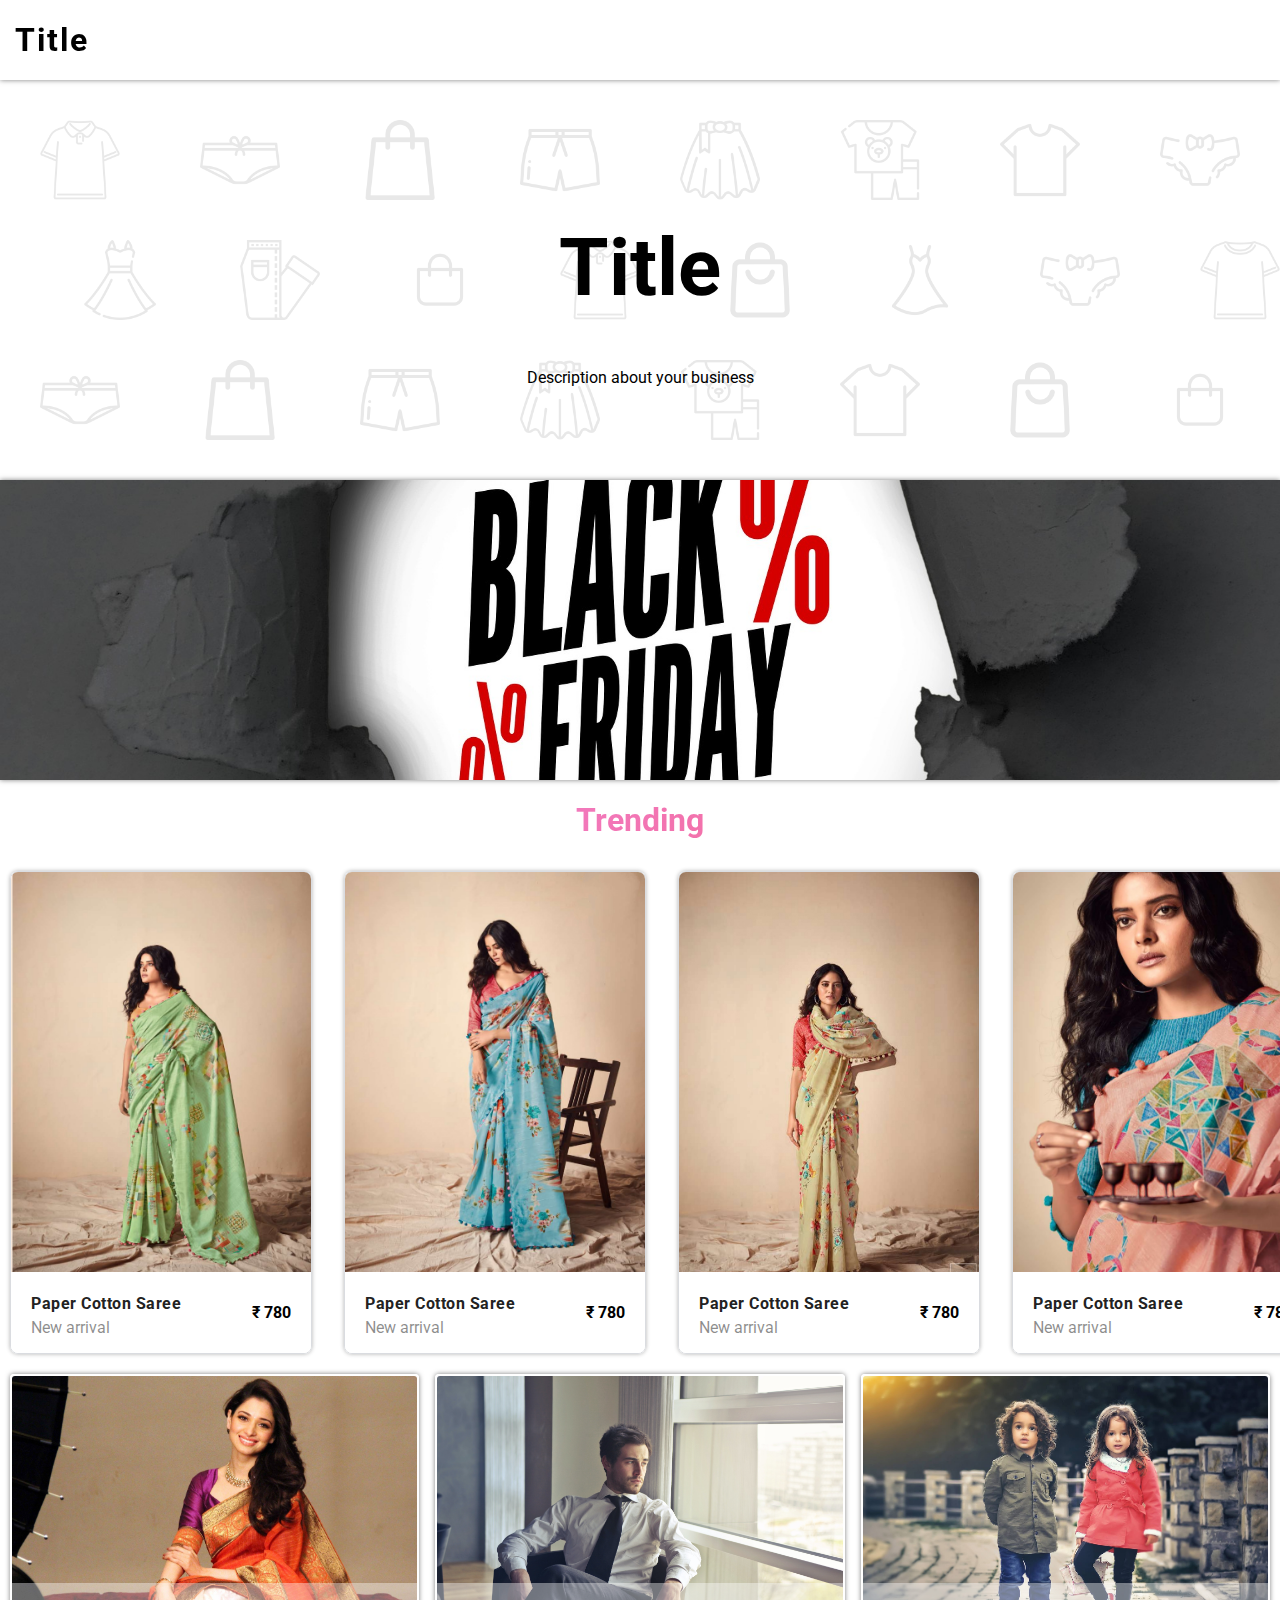
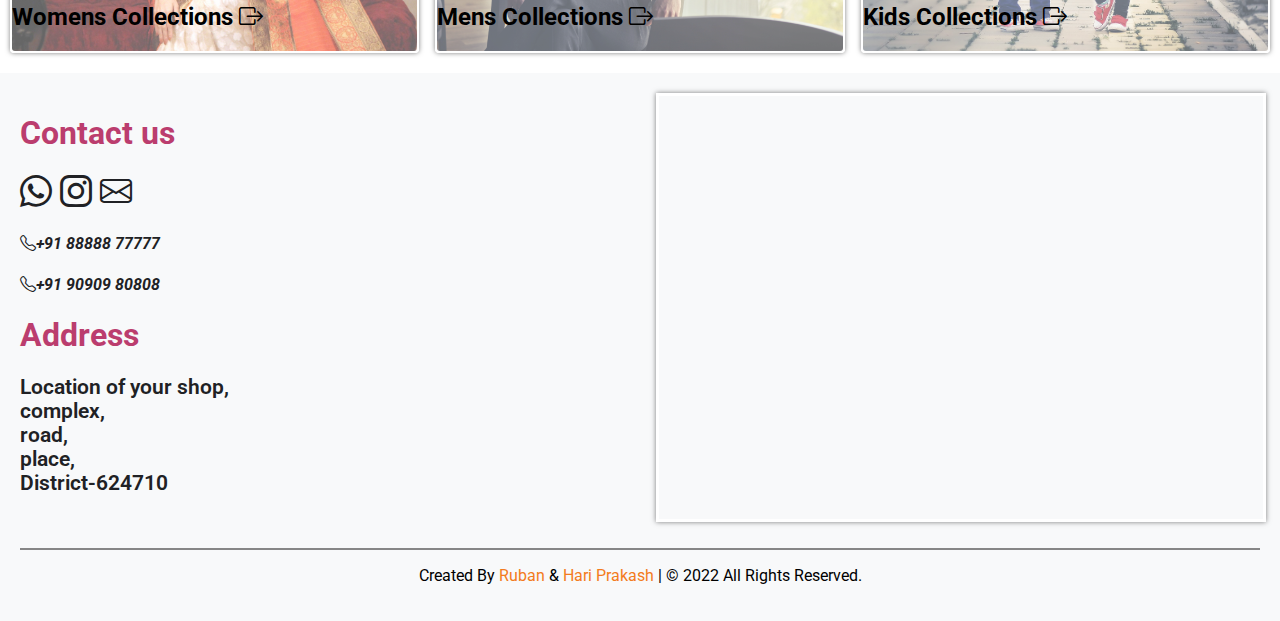
<file: index.html>
<!DOCTYPE html>
<html lang="en">
  <head>
    <meta charset="UTF-8" />
    <meta http-equiv="X-UA-Compatible" content="IE=edge" />
    <meta name="viewport" content="width=device-width, initial-scale=1.0" />
    <title>Title</title>
    <link rel="stylesheet" href="./css/style.body.css" />
    <link rel="stylesheet" href="./css/style.navbar.css"/>
    <link rel="stylesheet" href="./css/style.animation.css"/>
    <link rel="stylesheet" href="./css/style.slideshow.css"/>
    <link rel="stylesheet" href="./css/style.slider.css" />
    <link rel="stylesheet" href="./css/style.collection.css"/>
    <link rel="stylesheet" href="./css/style.contact.css"/>
    <script src="./js/jquery-3.6.0.min.js"></script>
    <link rel="stylesheet" href="https://cdn.jsdelivr.net/npm/bootstrap-icons@1.8.1/font/bootstrap-icons.css" />
    <script src="./js/script.js"></script>
    <script src="./js/trending.js"></script>
  </head>
  <body onload="loadDoc()">
    <!-- navigation bar -->
    <div class="navbar">
      <h1>Title</h1>
    </div>

    <!-- logo&animation -->
    <div class="title">
      <div class="logo">
        <h1>Title</h1>
        <p>Description about your business</p>
      </div>
      <div class="animation-left">
        <img src="./icons/i8.png" />
        <img src="./icons/i9.png" />
        <img src="./icons/i10.png" />
        <img src="./icons/i11.png" />
        <img src="./icons/i12.png" />
        <img src="./icons/i13.png" />
        <img src="./icons/i14.png" />
        <img src="./icons/i15.png" />
        <img src="./icons/i16.png" />
        <img src="./icons/i1.png" />
        <img src="./icons/i2.png" />
        <img src="./icons/i3.png" />
        <img src="./icons/i4.png" />
        <img src="./icons/i5.png" />
        <img src="./icons/i6.png" />
        <img src="./icons/i7.png" />
        <img src="./icons/i3.png" />
        <img src="./icons/i4.png" />
        <img src="./icons/i8.png" />
        <img src="./icons/i1.png" />
        <img src="./icons/i2.png" />
        <img src="./icons/i7.png" />
        <img src="./icons/i16.png" />
        <img src="./icons/i5.png" />
        <img src="./icons/i8.png" />
        <img src="./icons/i1.png" />
        <img src="./icons/i2.png" />
        <img src="./icons/i15.png" />
        <img src="./icons/i16.png" />
        <img src="./icons/i9.png" />
        <img src="./icons/i10.png" />
        <img src="./icons/i11.png" />
      </div>
      <div class="animation-right">
        <img src="./icons/i3.png" />
        <img src="./icons/i4.png" />
        <img src="./icons/i5.png" />
        <img src="./icons/i8.png" />
        <img src="./icons/i1.png" />
        <img src="./icons/i2.png" />
        <img src="./icons/i15.png" />
        <img src="./icons/i16.png" />
        <img src="./icons/i9.png" />
        <img src="./icons/i10.png" />
        <img src="./icons/i11.png" />
        <img src="./icons/i12.png" />
        <img src="./icons/i6.png" />
        <img src="./icons/i8.png" />
        <img src="./icons/i9.png" />
        <img src="./icons/i10.png" />
        <img src="./icons/i11.png" />
        <img src="./icons/i12.png" />
        <img src="./icons/i13.png" />
        <img src="./icons/i14.png" />
        <img src="./icons/i15.png" />
        <img src="./icons/i16.png" />
        <img src="./icons/i1.png" />
        <img src="./icons/i2.png" />
        <img src="./icons/i3.png" />
        <img src="./icons/i4.png" />
        <img src="./icons/i5.png" />
        <img src="./icons/i6.png" />
        <img src="./icons/i7.png" />
        <img src="./icons/i9.png" />
        <img src="./icons/i13.png" />
        <img src="./icons/i14.png" />
      </div>
      <div class="animation-left">
        <img src="./icons/i9.png" />
        <img src="./icons/i10.png" />
        <img src="./icons/i11.png" />
        <img src="./icons/i12.png" />
        <img src="./icons/i13.png" />
        <img src="./icons/i14.png" />
        <img src="./icons/i1.png" />
        <img src="./icons/i5.png" />
        <img src="./icons/i6.png" />
        <img src="./icons/i7.png" />
        <img src="./icons/i4.png" />
        <img src="./icons/i8.png" />
        <img src="./icons/i9.png" />
        <img src="./icons/i10.png" />
        <img src="./icons/i11.png" />
        <img src="./icons/i15.png" />
        <img src="./icons/i12.png" />
        <img src="./icons/i2.png" />
        <img src="./icons/i3.png" />
        <img src="./icons/i5.png" />
        <img src="./icons/i6.png" />
        <img src="./icons/i7.png" />
        <img src="./icons/i10.png" />
        <img src="./icons/i8.png" />
        <img src="./icons/i9.png" />
        <img src="./icons/i13.png" />
        <img src="./icons/i14.png" />
        <img src="./icons/i16.png" />
        <img src="./icons/i3.png" />
        <img src="./icons/i4.png" />
        <img src="./icons/i5.png" />
        <img src="./icons/i6.png" />
      </div>
    </div>

    <!-- slideshow -->
    <div class="slideshow-container" id="slideshow">
    </div>

    <!-- trending -->
    <div id="page"></div>

    <!-- collection -->
    <div class="collection">
      <div class="dress">
        <a href="./womens.html"><img src="./images/collection-images/women.jpg" /></a>
        <div class="text">
          <h2>Womens Collections <i class="bi bi-box-arrow-right"></i></h2>
        </div>
      </div>
      <div class="dress">
        <a href="./mens.html"><img src="./images/collection-images/men.jpg" /></a>
        <div class="text">
          <h2>Mens Collections <i class="bi bi-box-arrow-right"></i></h2>
        </div>
      </div>
      <div class="dress">
        <a href="./kids.html"><img src="./images/collection-images/kids.jpg" /></a>
        <div class="text">
          <h2>Kids Collections <i class="bi bi-box-arrow-right"></i></h2>
        </div>
      </div>
    </div>

    <!-- contact -->
    <div class="contact">
      <div class="details">
        <h1>Contact us</h1>
        <div>
          <i class="bi bi-whatsapp" onclick=""></i>&nbsp <a href="#"><i class="bi bi-instagram"></i></a>&nbsp <a href="#"><i class="bi bi-envelope"></i></a>
        </div>
        <h5><i class="bi bi-telephone" style="font-size: 1rem" onclick="">+91 88888 77777</h5></i>
        <h5><i class="bi bi-telephone" style="font-size: 1rem" onclick="">+91 90909 80808</h5></i>
        <h1>Address</h1>
        <p>
          Location of your shop,<br />
           complex,<br /> road,<br />place,<br />District-624710
        </p>
      </div>

      <div class="map">
        <iframe src="https://www.google.com/maps/d/embed?mid=12-NDt1PXsR23jR2uMTT_-xk6zRw&ehbc=2E312F" width="100%" height="auto" style="border: 3px solid white" allowfullscreen="" loading="lazy"></iframe>
      </div>

      <div class="footer">
        <p>Created By <a href="https://wa.me/qr/ACMHPRXYHHDAH1">Ruban</a> & <a href="https://wa.me/qr/AWJQ2XZABSD7L1">Hari Prakash</a> | &copy 2022 All Rights Reserved.</p>
      </div>
    </div>
  </body>
</html>
</file>
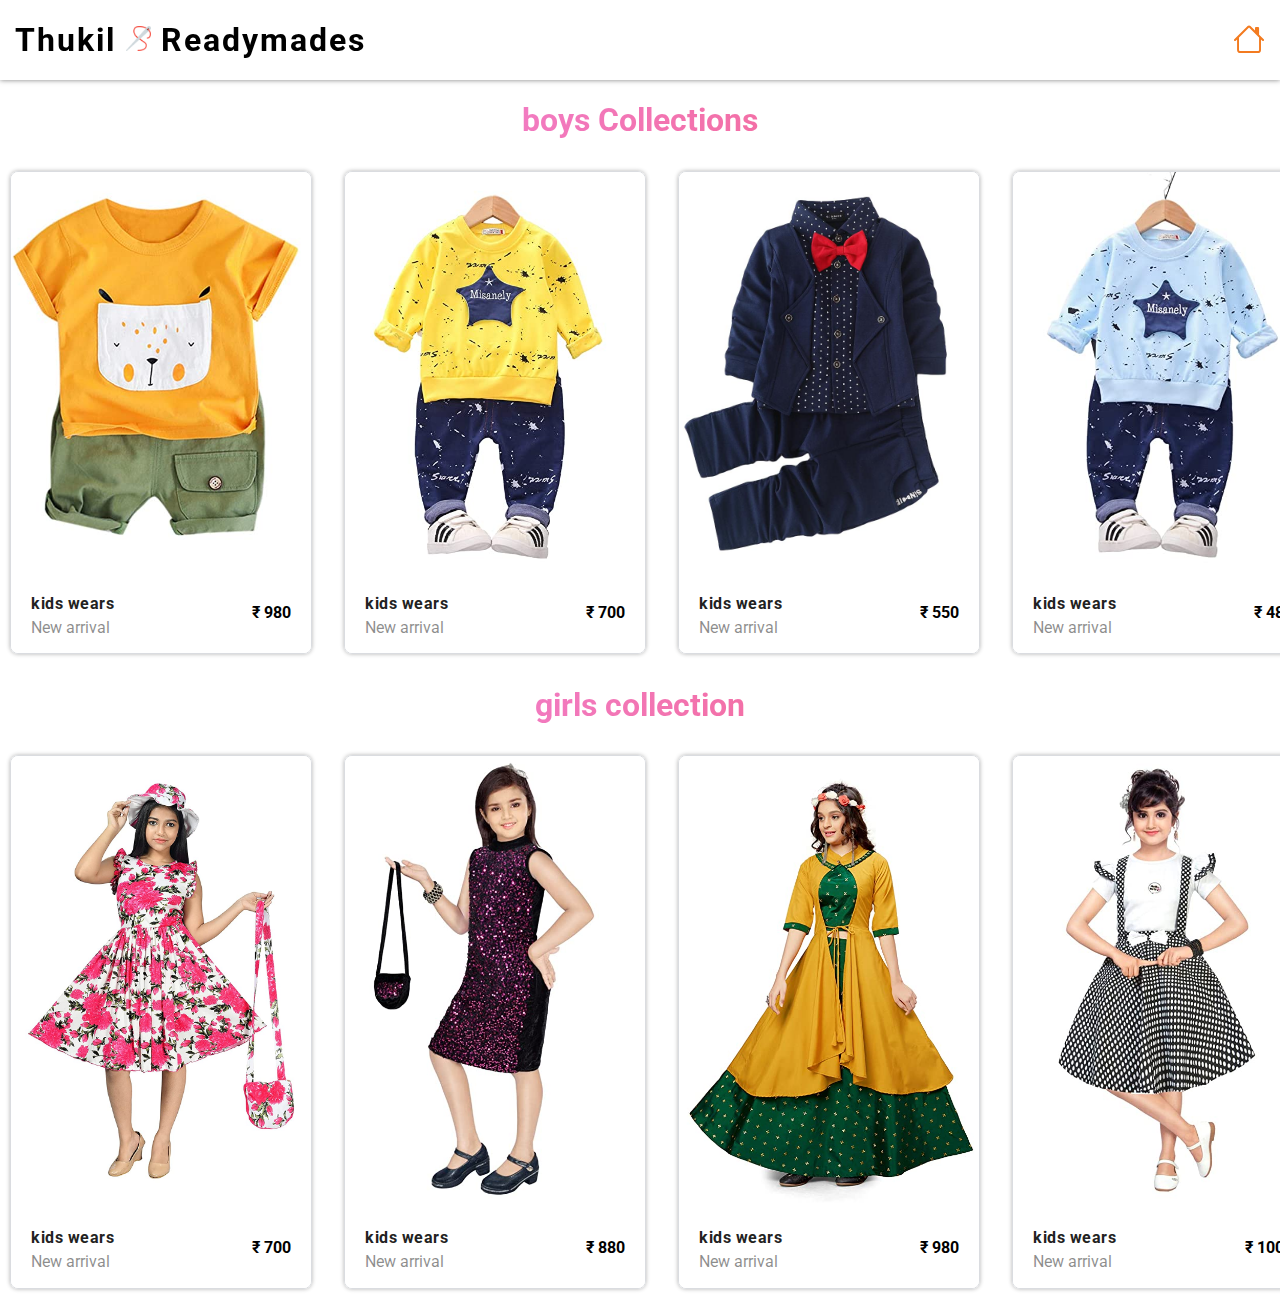
<file: kids.html>
<!DOCTYPE html>
<html lang="en">
  <head>
    <meta charset="UTF-8" />
    <meta http-equiv="X-UA-Compatible" content="IE=edge" />
    <meta name="viewport" content="width=device-width, initial-scale=1.0" />
    <link rel="stylesheet" href="./css/style.body.css" />
    <link rel="stylesheet" href="./css/style.navbar.css" />
    <link rel="stylesheet" href="./css/style.slider.css" />
    <link rel="stylesheet" href="https://cdn.jsdelivr.net/npm/bootstrap-icons@1.8.1/font/bootstrap-icons.css" />
    <script src="./js/kids.js"></script>
    <title>kids Collections</title>
  </head>
  <body onload="loadDoc()">
    <!-- navigation bar -->
    <div class="navbar">
      <h1>Thukil <img src="./icons/needle.png" /> Readymades</h1>
      <a href="./index.html"><i class="bi bi-house"></i></a>
    </div>
    <div id="page"></div>
  </body>
</html>
</file>
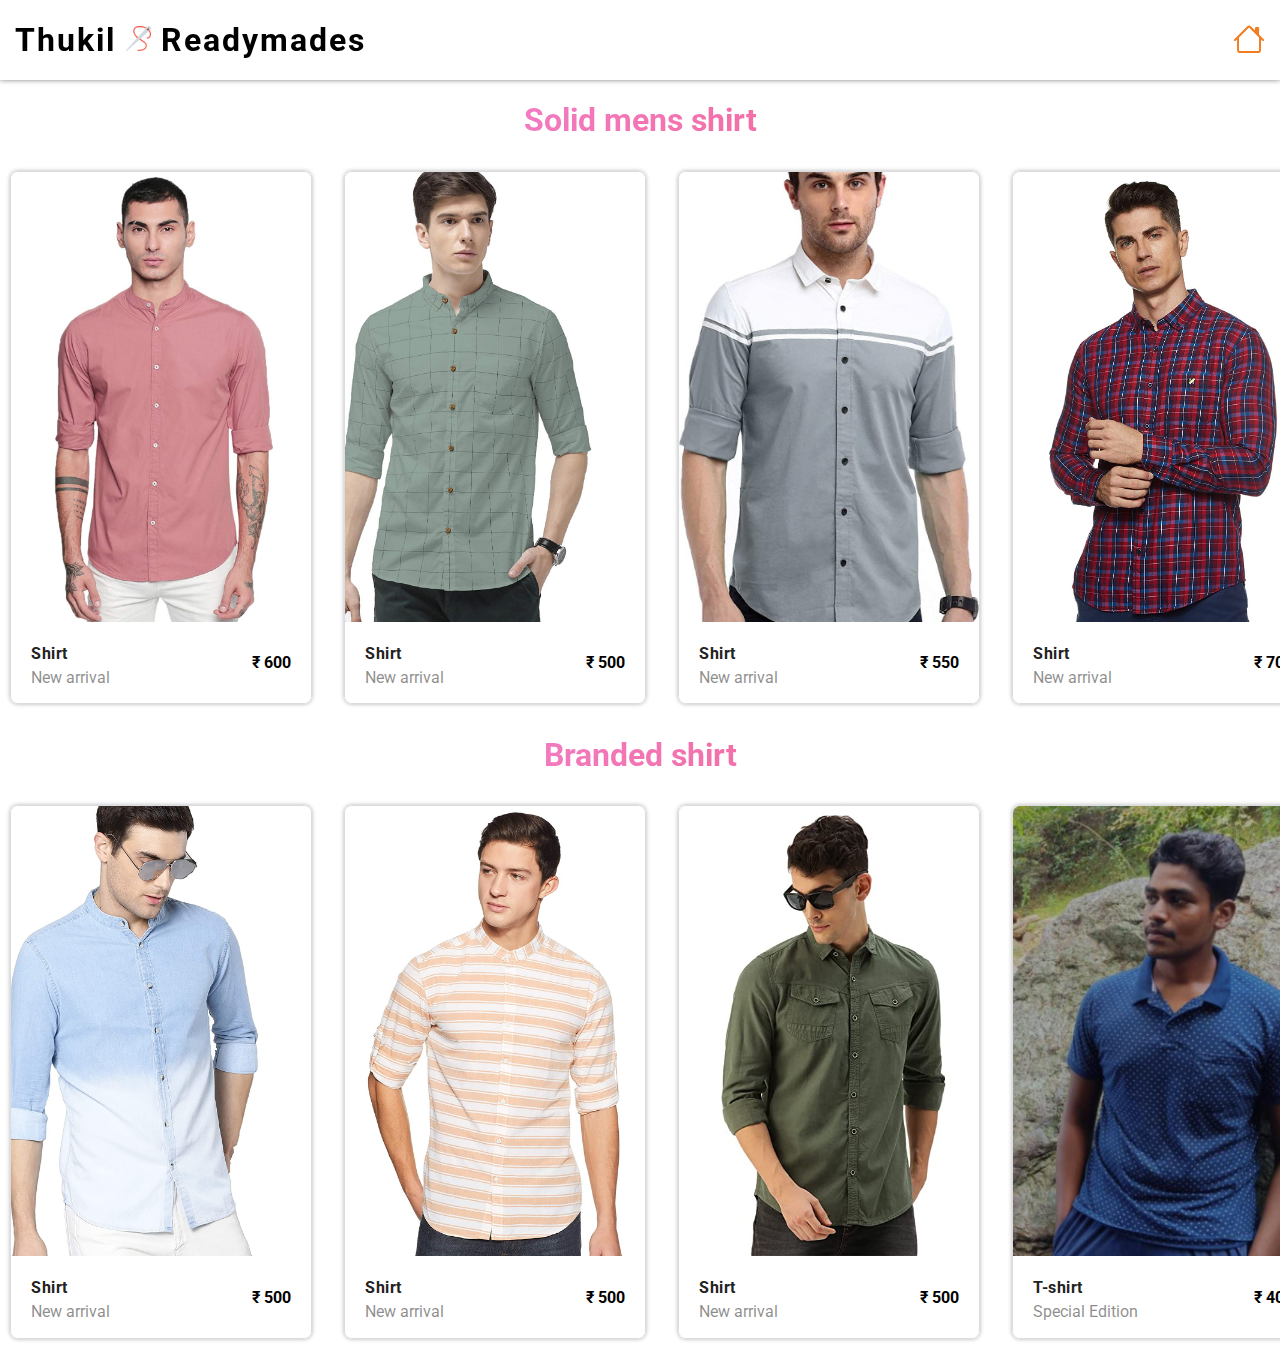
<file: mens.html>
<!DOCTYPE html>
<html lang="en">
  <head>
    <meta charset="UTF-8" />
    <meta http-equiv="X-UA-Compatible" content="IE=edge" />
    <meta name="viewport" content="width=device-width, initial-scale=1.0" />
    <link rel="stylesheet" href="./css/style.body.css" />
    <link rel="stylesheet" href="./css/style.navbar.css" />
    <link rel="stylesheet" href="./css/style.slider.css" />
    <link rel="stylesheet" href="https://cdn.jsdelivr.net/npm/bootstrap-icons@1.8.1/font/bootstrap-icons.css" />
    <script src="./js/mens.js"></script>
    <title>Mens Collections</title>
  </head>
  <body onload="loadDoc()">
    <!-- navigation bar -->
    <div class="navbar">
      <h1>Thukil <img src="./icons/needle.png" /> Readymades</h1>
      <a href="./index.html"><i class="bi bi-house"></i></a>
    </div>
    <div id="page"></div>
  </body>
</html>
</file>
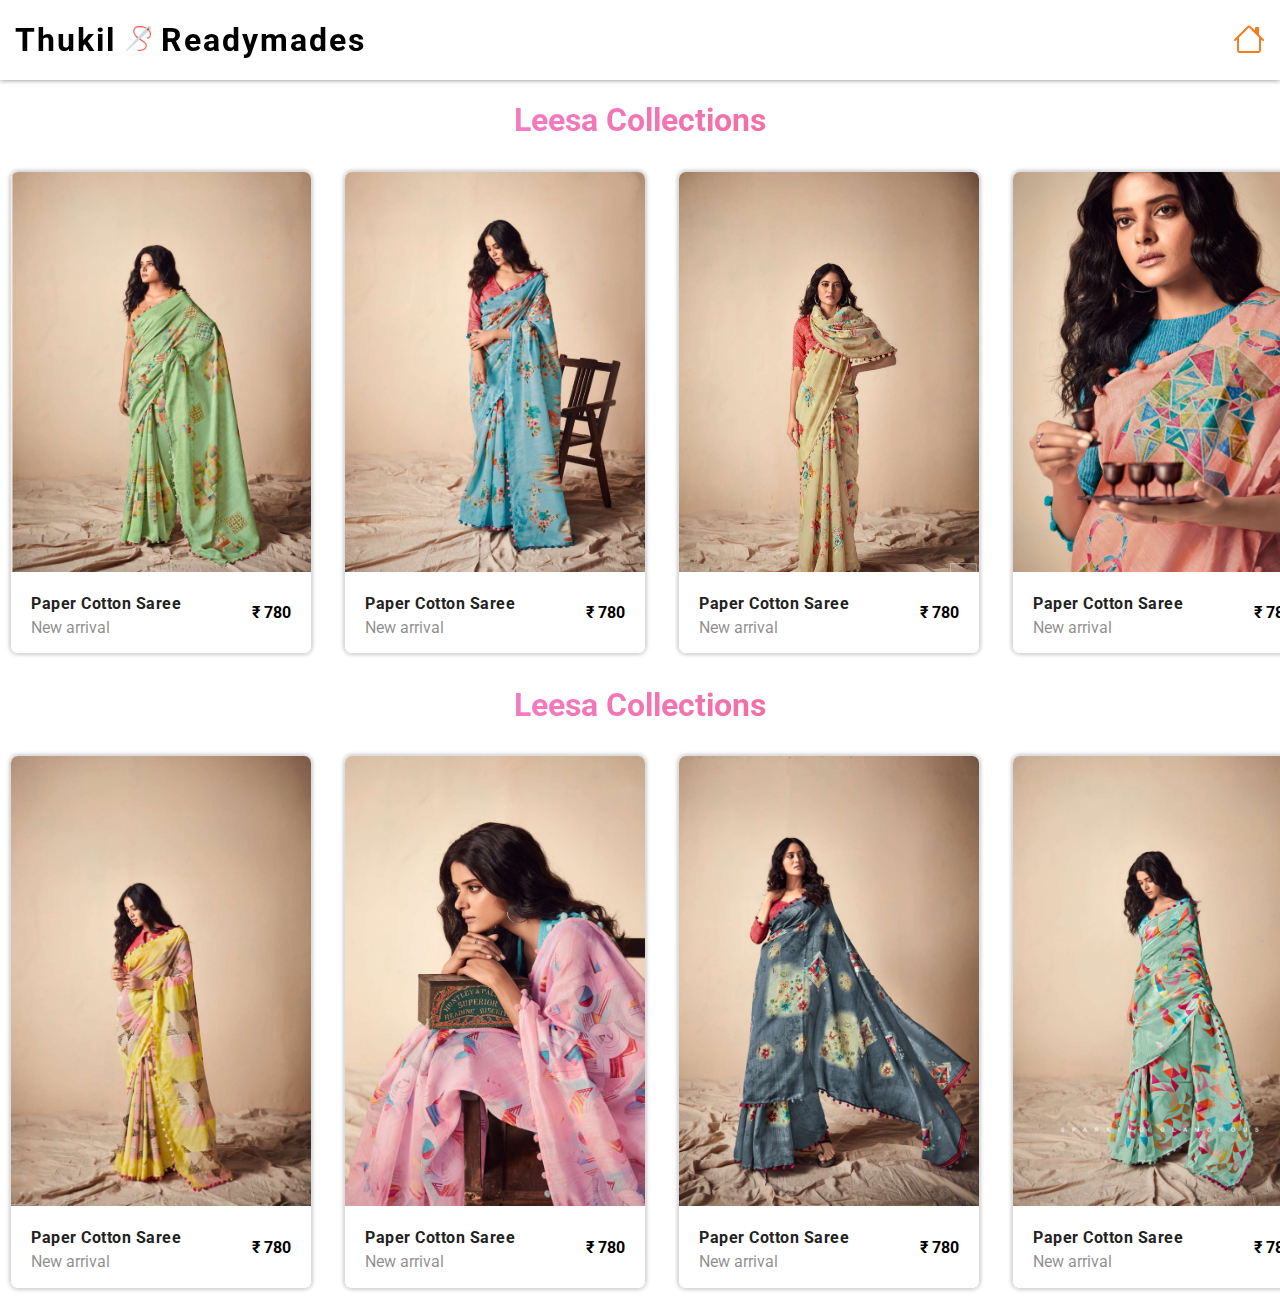
<file: womens.html>
<!DOCTYPE html>
<html lang="en">
  <head>
    <meta charset="UTF-8" />
    <meta http-equiv="X-UA-Compatible" content="IE=edge" />
    <meta name="viewport" content="width=device-width, initial-scale=1.0" />
    <link rel="stylesheet" href="./css/style.body.css" />
    <link rel="stylesheet" href="./css/style.navbar.css" />
    <link rel="stylesheet" href="./css/style.slider.css" />
    <link rel="stylesheet" href="https://cdn.jsdelivr.net/npm/bootstrap-icons@1.8.1/font/bootstrap-icons.css" />
    <script src="./js/womens.js"></script>
    <title>Womens Collections</title>
  </head>
  <body onload="loadDoc()">
    <!-- navigation bar -->
    <div class="navbar">
      <h1>Thukil <img src="./icons/needle.png" /> Readymades</h1>
      <a href="./index.html"><i class="bi bi-house"></i></a>
    </div>
    <div id="page"></div>
  </body>
</html>
</file>
<file: css/style.body.css>
@import url('https://fonts.googleapis.com/css2?family=Roboto:wght@300&display=swap');
* {
  font-family: 'Roboto', sans-serif;
}
body {
  margin: 0;
  padding: 0;
  box-sizing: border-box;
  background: white;
  z-index: -1;
  overflow-x: hidden;
  scroll-behavior: smooth;
}
</file>
<file: css/style.navbar.css>
.navbar {
  z-index: 1;
  padding-left: 15px;
  padding-right: 15px;
  display: flex;
  justify-content: space-between;
  align-items: center;
  position: sticky;
  top: 0;
  width: auto;
  height: 60px;
  background: white;
  box-shadow: 0 0 5px rgba(0, 0, 0, 0.5);
  text-align: center;
}
.navbar h1 {
  letter-spacing: 2px;
  font-size: 1rem;
}
.navbar img {
  height: 25px;
  width: 25px;
}
.navbar i {
  font-size: 1.5rem;
  color: #f37b20;
}
@media (min-width: 55em) {
  .navbar {
    height: 80px;
  }
  .navbar h1 {
    font-size: 2rem;
  }
  .navbar i {
    font-size: 2rem;
  }
}
</file>
<file: css/style.animation.css>
.title {
  overflow: hidden;
  padding: 40px;
  width: auto;
  height: fit-content;
  background: white;
  position: relative;
}
.title .logo {
  position: absolute;
  text-align: center;
  left: 50%;
  transform: translate(-50%, 0%);
}
.title .logo h1 {
  font-size: 5rem;
}
.title .animation-right {
  display: flex;
  justify-content: space-between;
  gap: 3rem;
  animation: moveright 15s linear infinite;
  padding: 40px;
}
.title .animation-left {
  display: flex;
  justify-content: space-between;
  gap: 3rem;
  animation: moveleft 15s linear infinite;
}

.title .animation-right img,
.title .animation-left img {
  min-height: 60px;
  min-width: 60px;
  opacity: 0.09;
}

@keyframes moveright {
  0% {
    transform: translateX(-100%);
  }
  100% {
    transform: translateX(0%);
  }
}
@keyframes moveleft {
  0% {
    transform: translateX(0%);
  }
  100% {
    transform: translateX(-100%);
  }
}
@media (min-width: 55em) {
  .title .animation-right img,
  .title .animation-left img {
    min-height: 80px;
    min-width: 80px;
  }
  .title .logo {
    transform: translate(-50%, 20%);
  }
  .title .animation-right {
    gap: 5rem;
    animation-duration: 60s;
  }
  .title .animation-left {
    gap: 5rem;
    animation-duration: 60s;
  }
}
</file>
<file: css/style.slideshow.css>
.slideshow-container {
  width: auto;
  height: 150px;
  margin: auto;
  overflow: hidden;
  position: relative;
  box-shadow: 0 0 5px rgba(0, 0, 0, 0.5);
}
.slideshow-container img {
  width: 100%;
  height: 100%;
  object-fit: cover;
  box-sizing: border-box;
}
@media (min-width: 55em) {
  .slideshow-container {
    height: 300px;
  }
}
</file>
<file: css/style.slider.css>
.set h1 {
  width: auto;
  text-align: center;
  background-image: linear-gradient(120deg, #f093fb 0%, #f5576c 100%);
  -webkit-background-clip: text;
  background-clip: text;
  color: transparent;
}
.set .scroller {
  padding: 10px;
  display: grid;
  grid-auto-flow: column;
  gap: 2rem;
  overflow-x: scroll;
  scroll-behavior: smooth;
  -webkit-overflow-scrolling: touch;
}
.set .scroller::-webkit-scrollbar {
  width: 10px;
  height: 0px;
}
.set .scroller::-webkit-scrollbar-thumb {
  background: black;
  border-radius: 10px;
}
.set .scroller::-webkit-scrollbar-track {
  background: transparent;
}
.set .scroller .box {
  width: 300px;
  box-shadow: 0 0 4px rgba(0, 0, 0, 0.3);
  border: 1px solid #dadce0;
  border-radius: 8px;
  overflow: hidden;
}
.set .scroller .image {
  position: relative;
}

.set .scroller .image img {
  width: 100%;
  height: 100%;
  object-fit: cover;
  box-sizing: border-box;
}
.set .scroller .d-box {
  width: 100%;
  display: flex;
  justify-content: space-between;
  align-items: center;
  padding: 10px 20px;
  box-sizing: border-box;
  background: white;
}
.set .scroller .d-box .type {
  display: flex;
  flex-direction: column;
}
.set .scroller .d-box .type h4 {
  color: #222222;
  margin: 5px 0px;
  font-weight: 700;
  letter-spacing: 0.5px;
  padding-right: 8px;
}
.set .scroller .d-box .type span {
  color: rgba(26, 26, 26, 0.5);
}
</file>
<file: css/style.collection.css>
.collection {
  margin-left: 10px;
  margin-right: 10px;
  margin-top: 10px;
  margin-bottom: 10px;
  display: grid;
  gap: 1rem;
  width: auto;
}
.collection .dress {
  border: 2px solid white;
  border-radius: 4px;
  position: relative;
  box-shadow: 0 0 5px rgba(0, 0, 0, 0.5);
}
.collection .dress img {
  width: 100%;
  height: 100%;
  object-fit: cover;
  box-sizing: border-box;
  border-radius: 3px;
}
.collection .dress .text {
  height: fit-content;
  width: 100%;
  position: absolute;
  bottom: 0;
  background-color: rgba(255, 255, 255, 0.4);
}
/* Media queries */
@media (min-width: 55em) {
  .collection {
    grid-template-columns: repeat(3, 1fr);
  }
}
</file>
<file: css/style.contact.css>
.contact {
  margin-top: 20px;
  display: grid;
  gap: 2rem;
  padding: 20px;
  background: #f8f9fa;
}
.contact .details {
  display: inline-block;
}
.contact .details i {
  font-size: 2rem;
  color: #202124;
}
.contact .details i:hover {
  color: #f37b20;
}
.contact .details h1 {
  color: #bb3d6e;
}
.contact .details a {
  text-decoration: none;
  color: #202124;
}
.contact .details p {
  font-size: 1.3rem;
  font-weight: 600;
  color: #202124;
}
.contact .details a:hover {
  color: #f37b20;
}
.contact .map iframe {
  width: 100%;
  height: 200px;
  box-shadow: 0 0 5px rgba(0, 0, 0, 0.5);
}
.contact .footer {
  color: black;
  text-align: center;
  border-top: 2px solid;
  border-color: #868686;
}
.contact .footer a {
  color: #f37b20;
  text-decoration: none;
  text-align: justify;
}
.contact .footer a:hover {
  text-decoration: underline;
}

/* Media queries */
@media (min-width: 55em) {
  .contact {
    grid-template-columns: repeat(2, 1fr);
  }
  .contact :last-child {
    grid-column-start: 1;
    grid-column-end: 3;
  }
  .contact .map iframe {
    height: 100%;
  }
}
</file>
